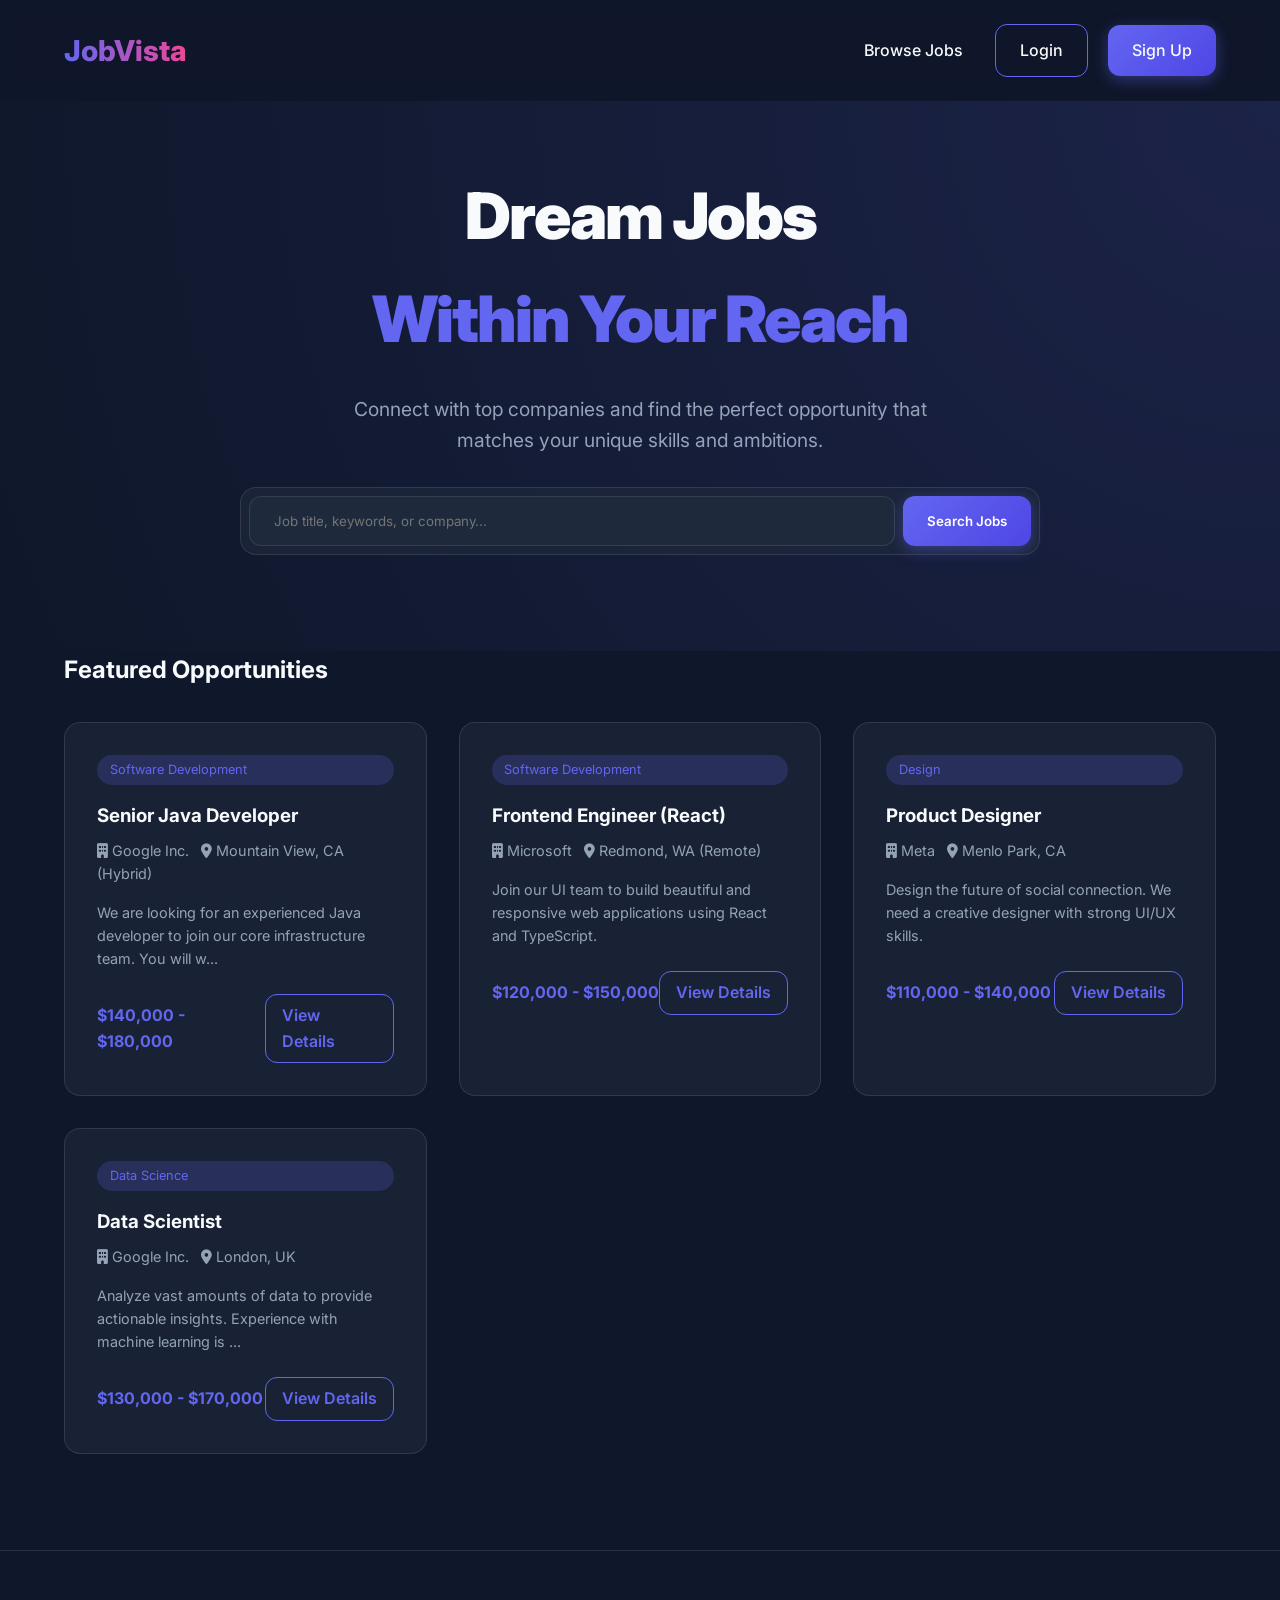
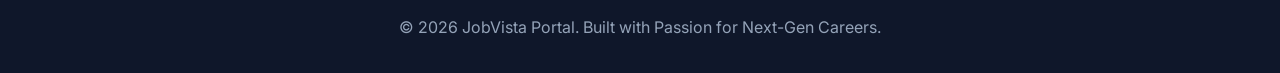
<file: docs/index.html>
<!DOCTYPE html>
<html>
<head>
    <meta charset="UTF-8">
    <meta name="viewport" content="width=device-width, initial-scale=1.0">
    <title>JobVista - Modern Job Portal</title>
    <link rel="stylesheet" href="css/style.css">
    <link href="https://fonts.googleapis.com/css2?family=Inter:wght@400;500;600;700;800;900&display=swap" rel="stylesheet">
    <link rel="stylesheet" href="https://cdnjs.cloudflare.com/ajax/libs/font-awesome/6.4.0/css/all.min.css">
</head>
<body>
    <nav>
        <a href="#" class="logo">JobVista</a>
        <div class="nav-links">
            <a href="#">Browse Jobs</a>
            
            <!-- Student Links -->
            
            
            <!-- Employer Links -->
            

            <!-- Auth Links -->
            <div>
                <a href="#" class="btn btn-outline" style="margin-right: 1rem;">Login</a>
                <a href="#" class="btn btn-primary">Sign Up</a>
            </div>
            
            
        </div>
    </nav>

    <header class="hero">
        <h1>Dream Jobs <br><span style="color: var(--primary-color)">Within Your Reach</span></h1>
        <p>Connect with top companies and find the perfect opportunity that matches your unique skills and ambitions.</p>
        
        <form action="/" method="get" class="search-container glass">
            <input type="text" name="query" placeholder="Job title, keywords, or company..." value="">
            <button type="submit" class="btn btn-primary">Search Jobs</button>
        </form>
    </header>

    <main>
        <div style="display: flex; justify-content: space-between; align-items: center; padding: 0 5%;">
            <h2>Featured Opportunities</h2>
            
        </div>

        <div class="job-grid">
            <div class="job-card glass">
                <div class="badge">Software Development</div>
                <h3 style="margin-top: 1rem;">Senior Java Developer</h3>
                <p class="meta">
                    <i class="fas fa-building"></i> <span>Google Inc.</span> &nbsp;
                    <i class="fas fa-map-marker-alt"></i> <span>Mountain View, CA (Hybrid)</span>
                </p>
                <div style="margin-bottom: 1.5rem;">
                    <p style="font-size: 0.9rem; color: var(--text-muted)">We are looking for an experienced Java developer to join our core infrastructure team. You will w...</p>
                </div>
                <div style="display: flex; justify-content: space-between; align-items: center;">
                    <span style="font-weight: 700; color: var(--primary-color)">$140,000 - $180,000</span>
                    <a href="/job/1" class="btn btn-outline" style="padding: 0.5rem 1rem;">View Details</a>
                </div>
            </div>
            <div class="job-card glass">
                <div class="badge">Software Development</div>
                <h3 style="margin-top: 1rem;">Frontend Engineer (React)</h3>
                <p class="meta">
                    <i class="fas fa-building"></i> <span>Microsoft</span> &nbsp;
                    <i class="fas fa-map-marker-alt"></i> <span>Redmond, WA (Remote)</span>
                </p>
                <div style="margin-bottom: 1.5rem;">
                    <p style="font-size: 0.9rem; color: var(--text-muted)">Join our UI team to build beautiful and responsive web applications using React and TypeScript.</p>
                </div>
                <div style="display: flex; justify-content: space-between; align-items: center;">
                    <span style="font-weight: 700; color: var(--primary-color)">$120,000 - $150,000</span>
                    <a href="/job/2" class="btn btn-outline" style="padding: 0.5rem 1rem;">View Details</a>
                </div>
            </div>
            <div class="job-card glass">
                <div class="badge">Design</div>
                <h3 style="margin-top: 1rem;">Product Designer</h3>
                <p class="meta">
                    <i class="fas fa-building"></i> <span>Meta</span> &nbsp;
                    <i class="fas fa-map-marker-alt"></i> <span>Menlo Park, CA</span>
                </p>
                <div style="margin-bottom: 1.5rem;">
                    <p style="font-size: 0.9rem; color: var(--text-muted)">Design the future of social connection. We need a creative designer with strong UI/UX skills.</p>
                </div>
                <div style="display: flex; justify-content: space-between; align-items: center;">
                    <span style="font-weight: 700; color: var(--primary-color)">$110,000 - $140,000</span>
                    <a href="/job/3" class="btn btn-outline" style="padding: 0.5rem 1rem;">View Details</a>
                </div>
            </div>
            <div class="job-card glass">
                <div class="badge">Data Science</div>
                <h3 style="margin-top: 1rem;">Data Scientist</h3>
                <p class="meta">
                    <i class="fas fa-building"></i> <span>Google Inc.</span> &nbsp;
                    <i class="fas fa-map-marker-alt"></i> <span>London, UK</span>
                </p>
                <div style="margin-bottom: 1.5rem;">
                    <p style="font-size: 0.9rem; color: var(--text-muted)">Analyze vast amounts of data to provide actionable insights. Experience with machine learning is ...</p>
                </div>
                <div style="display: flex; justify-content: space-between; align-items: center;">
                    <span style="font-weight: 700; color: var(--primary-color)">$130,000 - $170,000</span>
                    <a href="/job/4" class="btn btn-outline" style="padding: 0.5rem 1rem;">View Details</a>
                </div>
            </div>
        </div>
        
        
    </main>

    <footer>
        <div class="footer-content">
            <p>&copy; 2026 JobVista Portal. Built with Passion for Next-Gen Careers.</p>
        </div>
    </footer>
</body>
</html>
</file>
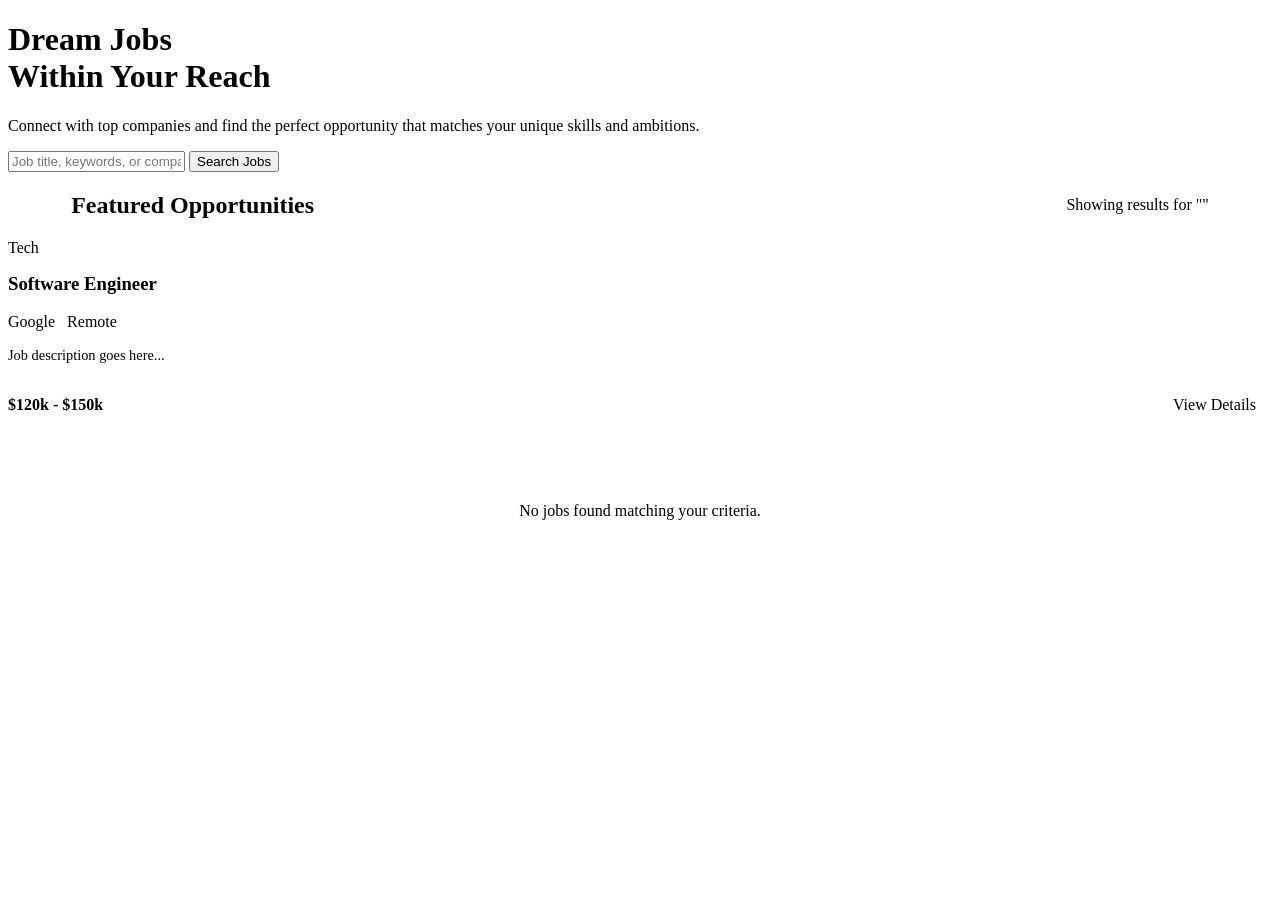
<file: src/main/resources/templates/index.html>
<!DOCTYPE html>
<html xmlns:th="http://www.thymeleaf.org">
<head th:replace="~{fragments/layout :: head}"></head>
<body>
    <nav th:replace="~{fragments/layout :: navbar}"></nav>

    <header class="hero">
        <h1>Dream Jobs <br><span style="color: var(--primary-color)">Within Your Reach</span></h1>
        <p>Connect with top companies and find the perfect opportunity that matches your unique skills and ambitions.</p>
        
        <form th:action="@{/}" method="get" class="search-container glass">
            <input type="text" name="query" placeholder="Job title, keywords, or company..." th:value="${param.query}">
            <button type="submit" class="btn btn-primary">Search Jobs</button>
        </form>
    </header>

    <main>
        <div style="display: flex; justify-content: space-between; align-items: center; padding: 0 5%;">
            <h2>Featured Opportunities</h2>
            <div th:if="${param.query}" style="color: var(--text-muted)">
                Showing results for "<span th:text="${param.query}" style="color: white"></span>"
            </div>
        </div>

        <div class="job-grid">
            <div th:each="job : ${jobs}" class="job-card glass">
                <div class="badge" th:text="${job.category}">Tech</div>
                <h3 th:text="${job.title}" style="margin-top: 1rem;">Software Engineer</h3>
                <p class="meta">
                    <i class="fas fa-building"></i> <span th:text="${job.employer.name}">Google</span> &nbsp;
                    <i class="fas fa-map-marker-alt"></i> <span th:text="${job.location}">Remote</span>
                </p>
                <div style="margin-bottom: 1.5rem;">
                    <p style="font-size: 0.9rem; color: var(--text-muted)" th:text="${#strings.abbreviate(job.description, 100)}">Job description goes here...</p>
                </div>
                <div style="display: flex; justify-content: space-between; align-items: center;">
                    <span style="font-weight: 700; color: var(--primary-color)" th:text="${job.salary}">$120k - $150k</span>
                    <a th:href="@{/job/{id}(id=${job.id})}" class="btn btn-outline" style="padding: 0.5rem 1rem;">View Details</a>
                </div>
            </div>
        </div>
        
        <div th:if="${jobs.empty}" style="text-align: center; padding: 4rem;">
            <i class="fas fa-search" style="font-size: 3rem; color: var(--text-muted); margin-bottom: 1rem;"></i>
            <p>No jobs found matching your criteria.</p>
        </div>
    </main>

    <footer th:replace="~{fragments/layout :: footer}"></footer>
</body>
</html>
</file>
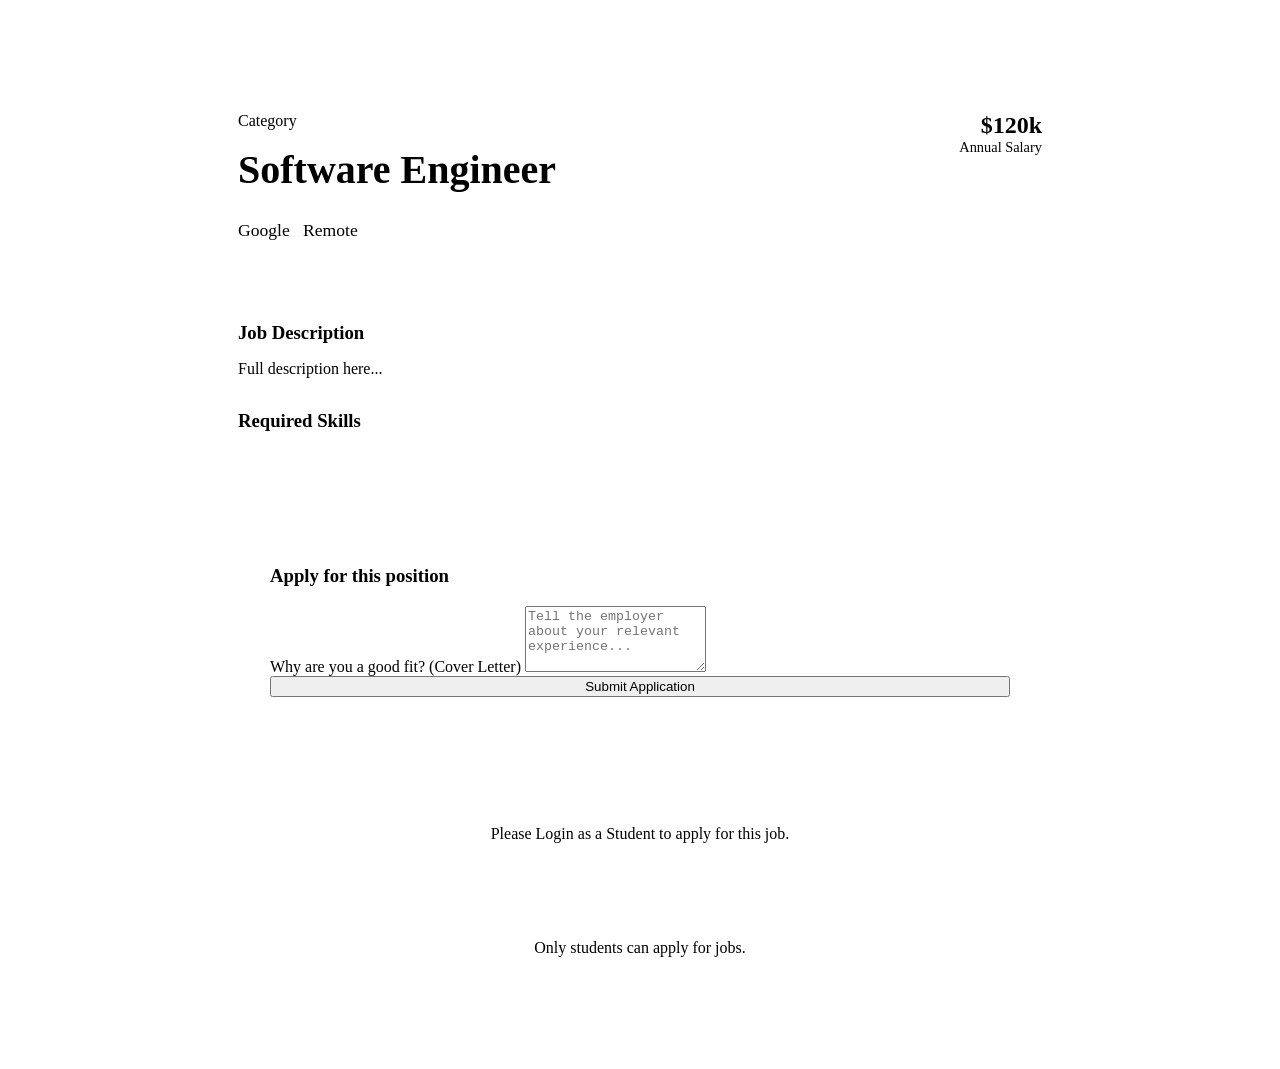
<file: src/main/resources/templates/job-detail.html>
<!DOCTYPE html>
<html xmlns:th="http://www.thymeleaf.org" xmlns:sec="http://www.thymeleaf.org/extras/spring-security">
<head th:replace="~{fragments/layout :: head}"></head>
<body>
    <nav th:replace="~{fragments/layout :: navbar}"></nav>

    <main style="max-width: 900px; margin: 4rem auto; padding: 0 2rem;">
        <div class="glass" style="padding: 3rem;">
            <div style="display: flex; justify-content: space-between; align-items: flex-start; margin-bottom: 2rem;">
                <div>
                    <div class="badge" th:text="${job.category}">Category</div>
                    <h1 th:text="${job.title}" style="margin-top: 1rem; font-size: 2.5rem;">Software Engineer</h1>
                    <p class="meta" style="font-size: 1.1rem; margin-top: 0.5rem;">
                        <i class="fas fa-building"></i> <span th:text="${job.employer.name}">Google</span> &nbsp;
                        <i class="fas fa-map-marker-alt"></i> <span th:text="${job.location}">Remote</span>
                    </p>
                </div>
                <div style="text-align: right;">
                    <div style="font-size: 1.5rem; font-weight: 800; color: var(--primary-color)" th:text="${job.salary}">$120k</div>
                    <div style="color: var(--text-muted); font-size: 0.9rem;">Annual Salary</div>
                </div>
            </div>

            <hr style="border: 0; border-top: 1px solid var(--glass-border); margin: 2rem 0;">

            <div style="margin-bottom: 2rem;">
                <h3 style="margin-bottom: 1rem;">Job Description</h3>
                <p th:text="${job.description}" style="white-space: pre-line;">Full description here...</p>
            </div>

            <div style="margin-bottom: 2rem;">
                <h3 style="margin-bottom: 1rem;">Required Skills</h3>
                <div style="display: flex; gap: 0.5rem; flex-wrap: wrap;">
                    <span th:each="skill : ${#strings.arraySplit(job.requiredSkills, ',')}" 
                          class="badge" style="background: rgba(255,255,255,0.05); color: white;" 
                          th:text="${skill.trim()}">Java</span>
                </div>
            </div>

            <div sec:authorize="hasRole('STUDENT')" style="margin-top: 3rem; background: var(--bg-dark); padding: 2rem; border-radius: 12px;">
                <h3>Apply for this position</h3>
                <form th:action="@{/student/apply/{id}(id=${job.id})}" method="post" style="margin-top: 1rem;">
                    <div class="form-group">
                        <label>Why are you a good fit? (Cover Letter)</label>
                        <textarea name="coverLetter" rows="4" required placeholder="Tell the employer about your relevant experience..."></textarea>
                    </div>
                    <button type="submit" class="btn btn-primary" style="width: 100%;">Submit Application</button>
                </form>
            </div>

            <div sec:authorize="isAnonymous()" style="margin-top: 3rem; text-align: center; padding: 2rem; border: 1px dashed var(--glass-border); border-radius: 12px;">
                <p>Please <a th:href="@{/login}" style="color: var(--primary-color)">Login</a> as a Student to apply for this job.</p>
            </div>
            
            <div sec:authorize="hasAnyRole('EMPLOYER', 'ADMIN')" style="margin-top: 3rem; text-align: center; color: var(--text-muted)">
                Only students can apply for jobs.
            </div>
        </div>
    </main>

    <footer th:replace="~{fragments/layout :: footer}"></footer>
</body>
</html>
</file>
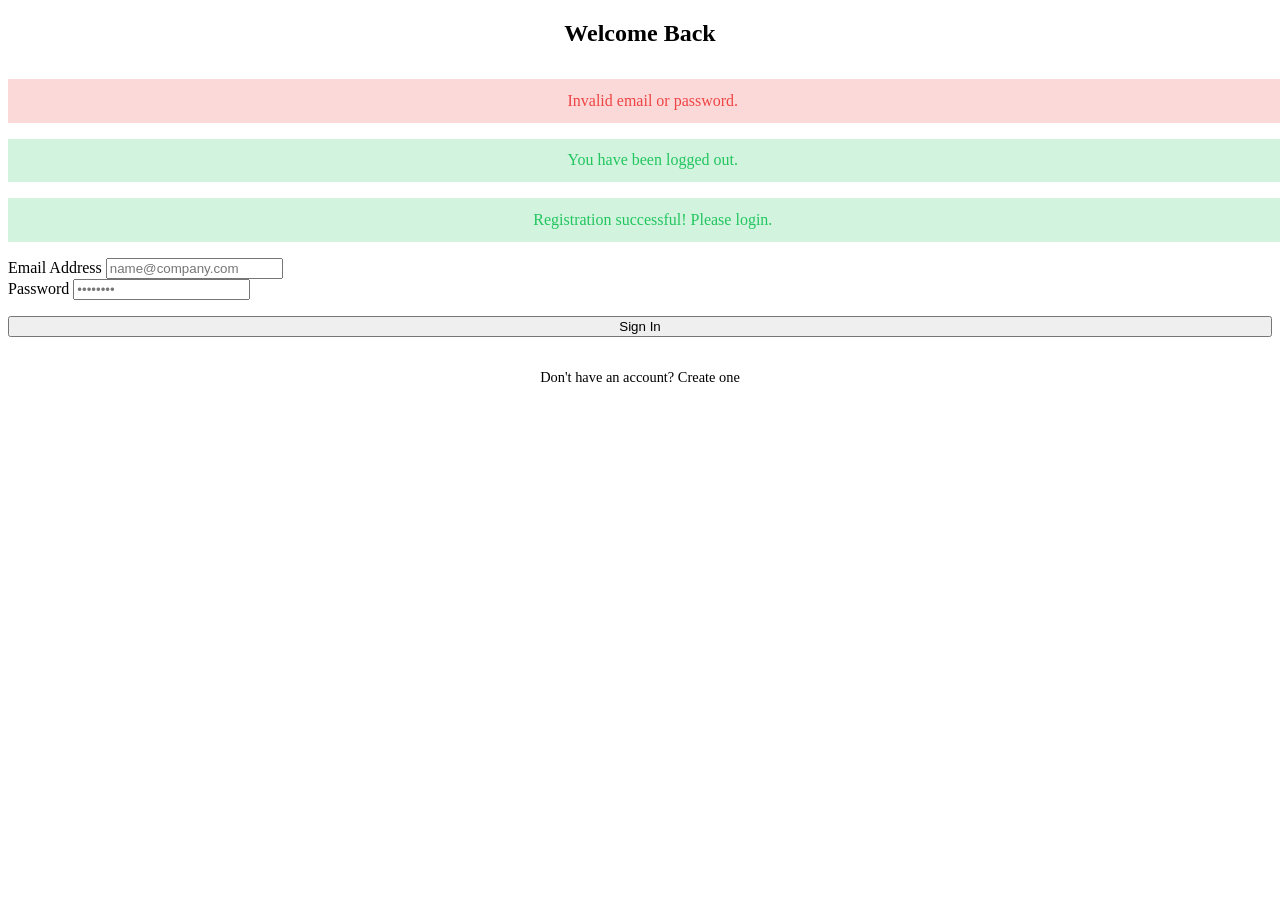
<file: src/main/resources/templates/login.html>
<!DOCTYPE html>
<html xmlns:th="http://www.thymeleaf.org">
<head th:replace="~{fragments/layout :: head}"></head>
<body>
    <nav th:replace="~{fragments/layout :: navbar}"></nav>

    <div class="auth-container glass">
        <h2 style="text-align: center; margin-bottom: 2rem;">Welcome Back</h2>
        
        <div th:if="${param.error}" class="badge" style="background: rgba(239, 68, 68, 0.2); color: #ef4444; width: 100%; text-align: center; margin-bottom: 1rem; padding: 0.8rem;">
            Invalid email or password.
        </div>
        <div th:if="${param.logout}" class="badge" style="background: rgba(34, 197, 94, 0.2); color: #22c55e; width: 100%; text-align: center; margin-bottom: 1rem; padding: 0.8rem;">
            You have been logged out.
        </div>
        <div th:if="${param.registered}" class="badge" style="background: rgba(34, 197, 94, 0.2); color: #22c55e; width: 100%; text-align: center; margin-bottom: 1rem; padding: 0.8rem;">
            Registration successful! Please login.
        </div>

        <form th:action="@{/login}" method="post">
            <div class="form-group">
                <label>Email Address</label>
                <input type="email" name="username" required placeholder="name@company.com">
            </div>
            <div class="form-group">
                <label>Password</label>
                <input type="password" name="password" required placeholder="••••••••">
            </div>
            <button type="submit" class="btn btn-primary" style="width: 100%; margin-top: 1rem;">Sign In</button>
        </form>

        <p style="text-align: center; margin-top: 2rem; color: var(--text-muted); font-size: 0.9rem;">
            Don't have an account? <a th:href="@{/register}" style="color: var(--primary-color)">Create one</a>
        </p>
    </div>

    <footer th:replace="~{fragments/layout :: footer}"></footer>
</body>
</html>
</file>
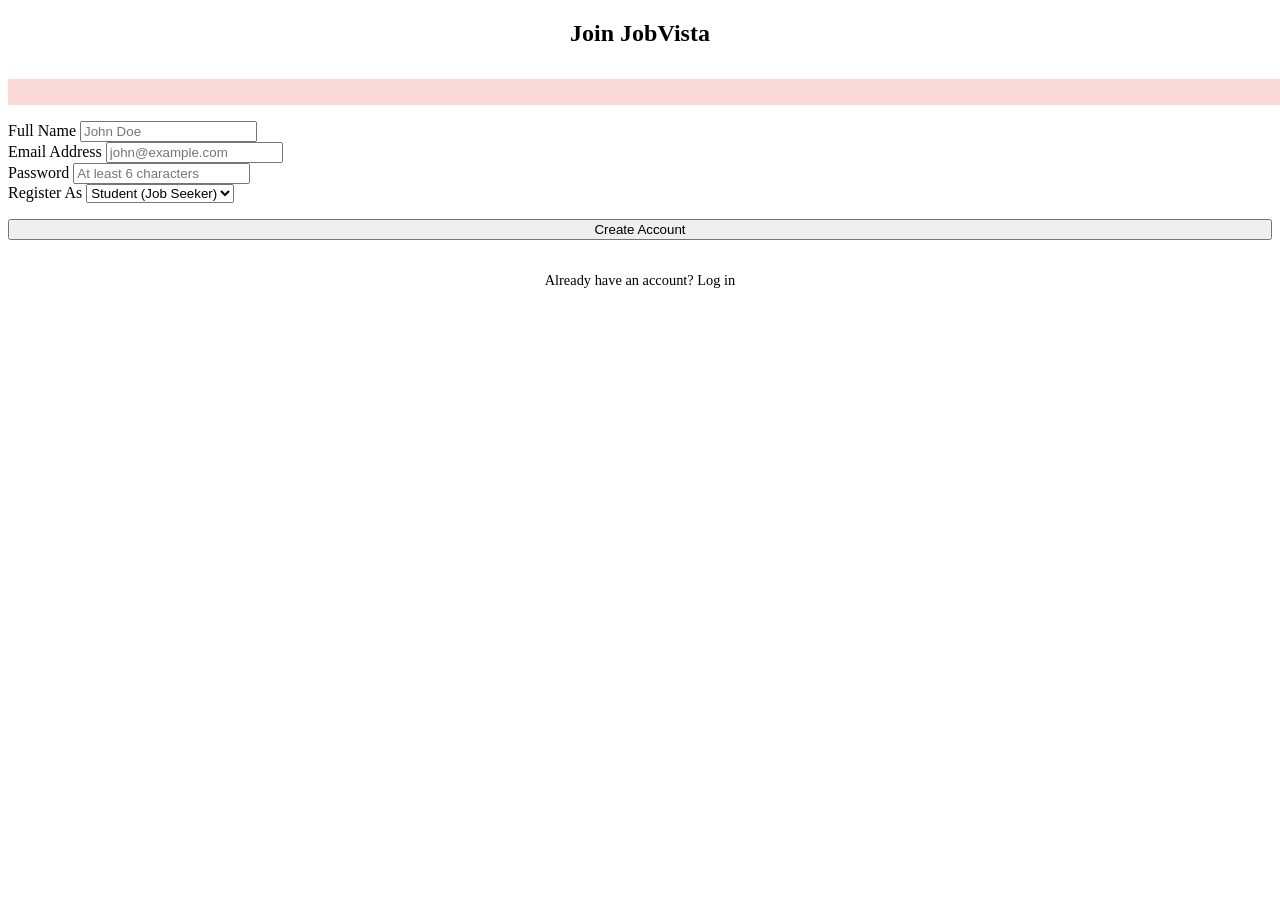
<file: src/main/resources/templates/register.html>
<!DOCTYPE html>
<html xmlns:th="http://www.thymeleaf.org">
<head th:replace="~{fragments/layout :: head}"></head>
<body>
    <nav th:replace="~{fragments/layout :: navbar}"></nav>

    <div class="auth-container glass">
        <h2 style="text-align: center; margin-bottom: 2rem;">Join JobVista</h2>
        
        <div th:if="${error}" class="badge" style="background: rgba(239, 68, 68, 0.2); color: #ef4444; width: 100%; text-align: center; margin-bottom: 1rem; padding: 0.8rem;" th:text="${error}">
        </div>

        <form th:action="@{/register}" method="post">
            <div class="form-group">
                <label>Full Name</label>
                <input type="text" name="name" required placeholder="John Doe">
            </div>
            <div class="form-group">
                <label>Email Address</label>
                <input type="email" name="email" required placeholder="john@example.com">
            </div>
            <div class="form-group">
                <label>Password</label>
                <input type="password" name="password" required minlength="6" placeholder="At least 6 characters">
            </div>
            <div class="form-group">
                <label>Register As</label>
                <select name="role" required>
                    <option value="ROLE_STUDENT">Student (Job Seeker)</option>
                    <option value="ROLE_EMPLOYER">Employer (Recruiter)</option>
                </select>
            </div>
            <button type="submit" class="btn btn-primary" style="width: 100%; margin-top: 1rem;">Create Account</button>
        </form>

        <p style="text-align: center; margin-top: 2rem; color: var(--text-muted); font-size: 0.9rem;">
            Already have an account? <a th:href="@{/login}" style="color: var(--primary-color)">Log in</a>
        </p>
    </div>

    <footer th:replace="~{fragments/layout :: footer}"></footer>
</body>
</html>
</file>
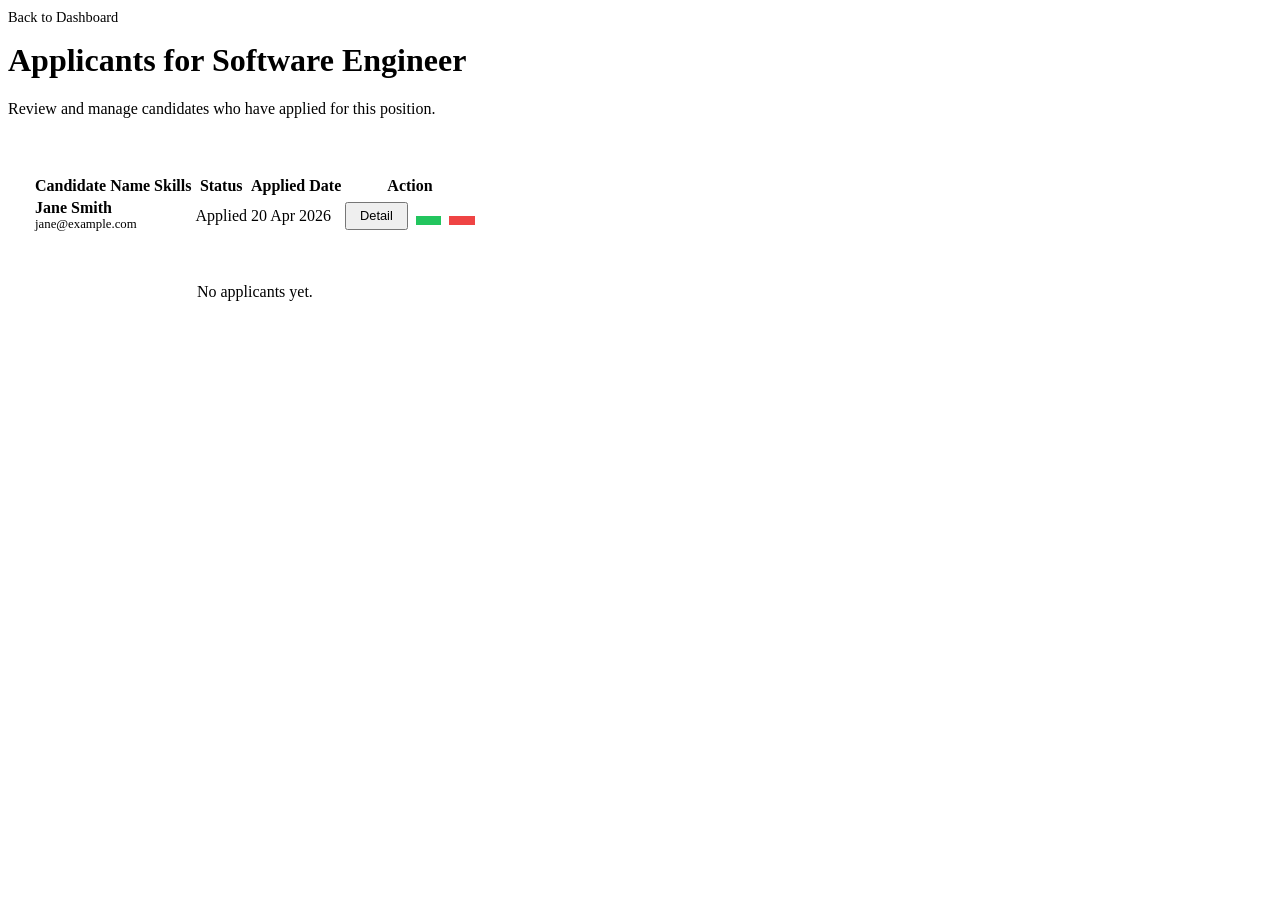
<file: src/main/resources/templates/employer/applicants.html>
<!DOCTYPE html>
<html xmlns:th="http://www.thymeleaf.org">
<head th:replace="~{fragments/layout :: head}"></head>
<body>
    <nav th:replace="~{fragments/layout :: navbar}"></nav>

    <div class="dashboard-container">
        <header style="margin-bottom: 2rem;">
            <a th:href="@{/employer/dashboard}" style="color: var(--primary-color); text-decoration: none; font-size: 0.9rem;"><i class="fas fa-arrow-left"></i> Back to Dashboard</a>
            <h1 style="margin-top: 1rem;">Applicants for <span th:text="${job.title}" style="color: var(--primary-color)">Software Engineer</span></h1>
            <p style="color: var(--text-muted)">Review and manage candidates who have applied for this position.</p>
        </header>

        <div class="table-container glass" style="padding: 1.5rem;">
            <table id="applicantsTable">
                <thead>
                    <tr>
                        <th>Candidate Name</th>
                        <th>Skills</th>
                        <th>Status</th>
                        <th>Applied Date</th>
                        <th>Action</th>
                    </tr>
                </thead>
                <tbody>
                    <tr th:each="app : ${applications}">
                        <td>
                            <div style="font-weight: 600;" th:text="${app.student.name}">Jane Smith</div>
                            <div style="font-size: 0.8rem; color: var(--text-muted)" th:text="${app.student.email}">jane@example.com</div>
                        </td>
                        <td>
                            <div style="max-width: 250px; overflow: hidden; text-overflow: ellipsis; white-space: nowrap;">
                                <span th:each="skill : ${#strings.arraySplit(app.student.skills, ',')}" 
                                      class="badge" style="background: rgba(255,255,255,0.05); font-size: 0.7rem; color: white; margin-right: 2px;" 
                                      th:text="${skill.trim()}">Java</span>
                            </div>
                        </td>
                        <td>
                            <span th:class="'badge ' + ${app.status.toLowerCase()}" 
                                  th:text="${app.status}"
                                  th:style="${app.status == 'SHORTLISTED' ? 'background: #22c55e33; color: #22c55e;' : (app.status == 'REJECTED' ? 'background: #ef444433; color: #ef4444;' : 'background: #6366f133; color: #6366f1;')}">
                                Applied
                            </span>
                        </td>
                        <td th:text="${#temporals.format(app.appliedDate, 'dd MMM yyyy')}">20 Apr 2026</td>
                        <td>
                            <div style="display: flex; gap: 0.5rem; align-items: center;">
                                <button class="btn btn-outline" style="padding: 0.3rem 0.8rem; font-size: 0.8rem;" 
                                        th:onclick="alert('Cover Letter: ' + [[${app.coverLetter}]])">Detail</button>
                                
                                <form th:if="${app.status == 'APPLIED'}" th:action="@{/employer/application/{id}/status(id=${app.id})}" method="post" style="display: inline;">
                                    <input type="hidden" name="status" value="SHORTLISTED">
                                    <button type="submit" class="btn btn-primary" style="padding: 0.3rem 0.8rem; font-size: 0.8rem; background: #22c55e; border: none;"><i class="fas fa-check"></i></button>
                                </form>
                                <form th:if="${app.status == 'APPLIED'}" th:action="@{/employer/application/{id}/status(id=${app.id})}" method="post" style="display: inline;">
                                    <input type="hidden" name="status" value="REJECTED">
                                    <button type="submit" class="btn btn-primary" style="padding: 0.3rem 0.8rem; font-size: 0.8rem; background: #ef4444; border: none;"><i class="fas fa-times"></i></button>
                                </form>
                            </div>
                        </td>
                    </tr>
                    <tr th:if="${applications.empty}">
                        <td colspan="5" style="text-align: center; padding: 3rem; color: var(--text-muted)">No applicants yet.</td>
                    </tr>
                </tbody>
            </table>
        </div>
    </div>

    <footer th:replace="~{fragments/layout :: footer}"></footer>
</body>
</html>
</file>
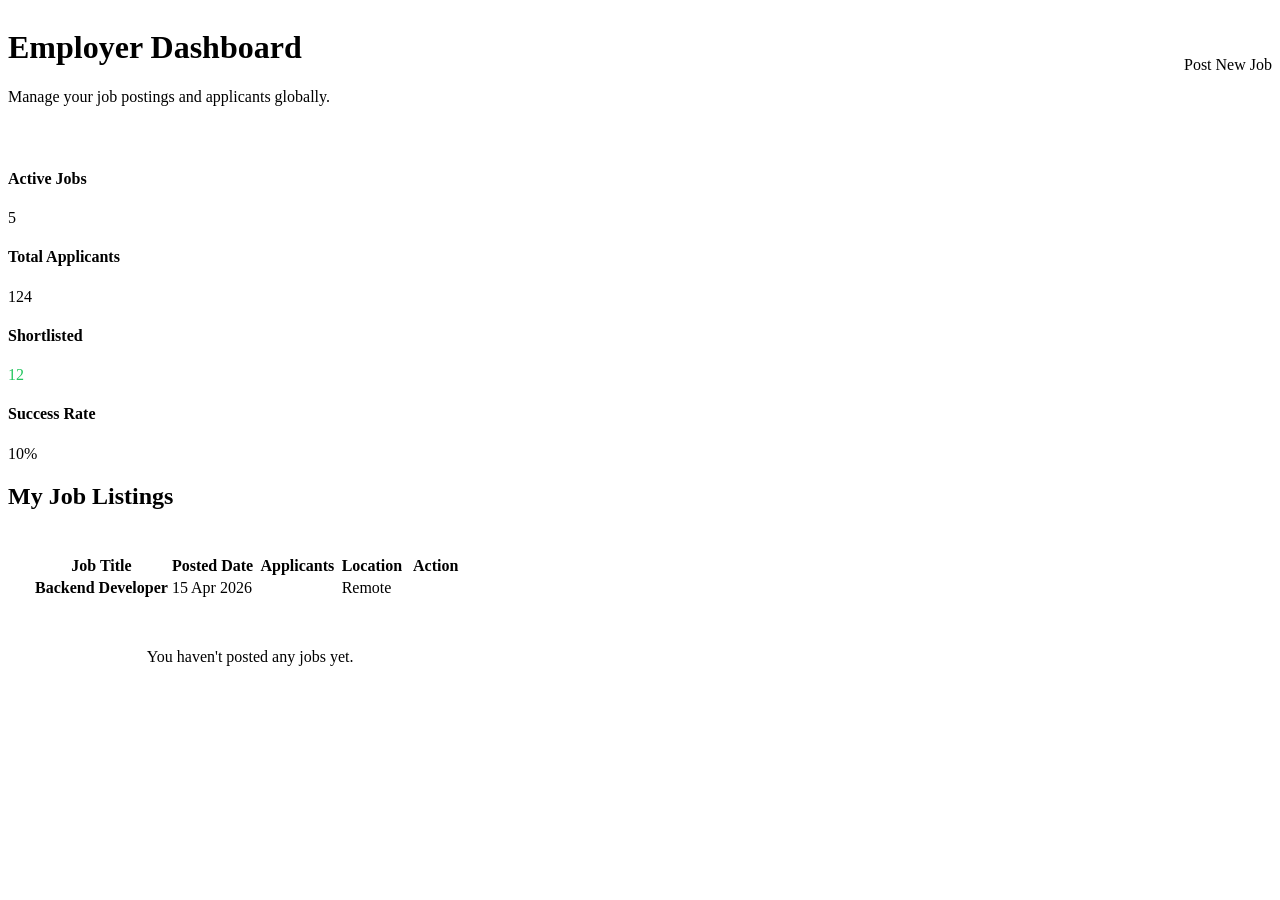
<file: src/main/resources/templates/employer/dashboard.html>
<!DOCTYPE html>
<html xmlns:th="http://www.thymeleaf.org">
<head th:replace="~{fragments/layout :: head}"></head>
<body>
    <nav th:replace="~{fragments/layout :: navbar}"></nav>

    <div class="dashboard-container">
        <header style="margin-bottom: 3rem; display: flex; justify-content: space-between; align-items: center;">
            <div>
                <h1>Employer Dashboard</h1>
                <p style="color: var(--text-muted)">Manage your job postings and applicants globally.</p>
            </div>
            <a th:href="@{/employer/job/post}" class="btn btn-primary"><i class="fas fa-plus"></i> Post New Job</a>
        </header>

        <section class="stats-grid">
            <div class="stat-card glass">
                <h4>Active Jobs</h4>
                <div class="value" th:text="${totalJobs}">5</div>
            </div>
            <div class="stat-card glass">
                <h4>Total Applicants</h4>
                <div class="value" th:text="${totalApplicants}">124</div>
            </div>
            <div class="stat-card glass">
                <h4>Shortlisted</h4>
                <div class="value" style="color: #22c55e" th:text="${shortlistedCount}">12</div>
            </div>
            <div class="stat-card glass">
                <h4>Success Rate</h4>
                <div class="value" th:text="${totalApplicants > 0 ? (shortlistedCount * 100 / totalApplicants) + '%' : '0%'}">10%</div>
            </div>
        </section>

        <section>
            <h2>My Job Listings</h2>
            <div class="table-container glass" style="padding: 1.5rem;">
                <table>
                    <thead>
                        <tr>
                            <th>Job Title</th>
                            <th>Posted Date</th>
                            <th>Applicants</th>
                            <th>Location</th>
                            <th>Action</th>
                        </tr>
                    </thead>
                    <tbody>
                        <tr th:each="job : ${jobs}">
                            <td th:text="${job.title}" style="font-weight: 600;">Backend Developer</td>
                            <td th:text="${#temporals.format(job.postedDate, 'dd MMM yyyy')}">15 Apr 2026</td>
                            <td>
                                <a th:href="@{/employer/job/{id}/applicants(id=${job.id})}" class="badge" 
                                   style="background: var(--primary-color); color: white; text-decoration: none;">
                                   <span th:text="${job.applications.size()}">0</span> Applicants
                                </a>
                            </td>
                            <td th:text="${job.location}">Remote</td>
                            <td>
                                <div style="display: flex; gap: 0.5rem;">
                                    <a th:href="@{/employer/job/edit/{id}(id=${job.id})}" class="btn btn-outline" style="padding: 0.3rem 0.8rem; font-size: 0.8rem;"><i class="fas fa-edit"></i></a>
                                    <a th:href="@{/employer/job/delete/{id}(id=${job.id})}" class="btn btn-outline" style="padding: 0.3rem 0.8rem; font-size: 0.8rem; border-color: #ef4444; color: #ef4444;" onclick="return confirm('Are you sure?')"><i class="fas fa-trash"></i></a>
                                </div>
                            </td>
                        </tr>
                        <tr th:if="${jobs.empty}">
                            <td colspan="5" style="text-align: center; padding: 3rem; color: var(--text-muted)">You haven't posted any jobs yet.</td>
                        </tr>
                    </tbody>
                </table>
            </div>
        </section>
    </div>

    <footer th:replace="~{fragments/layout :: footer}"></footer>
</body>
</html>
</file>
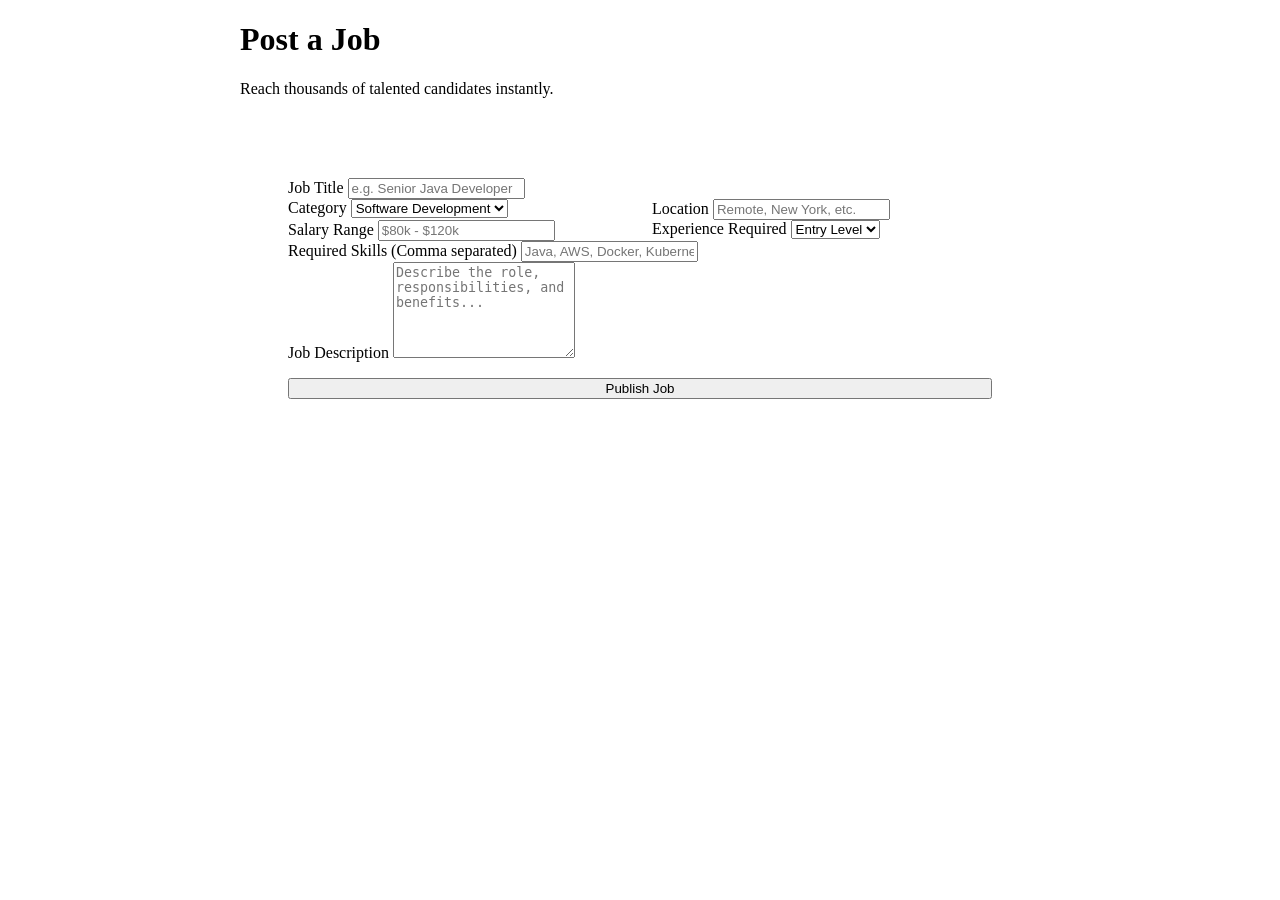
<file: src/main/resources/templates/employer/post-job.html>
<!DOCTYPE html>
<html xmlns:th="http://www.thymeleaf.org">
<head th:replace="~{fragments/layout :: head}"></head>
<body>
    <nav th:replace="~{fragments/layout :: navbar}"></nav>

    <div class="dashboard-container" style="max-width: 800px; margin: 0 auto;">
        <header style="margin-bottom: 2rem;">
            <h1 th:text="${job.id == null ? 'Post a New Job' : 'Edit Job Listing'}">Post a Job</h1>
            <p style="color: var(--text-muted)">Reach thousands of talented candidates instantly.</p>
        </header>

        <form th:action="${job.id == null ? '/employer/job/post' : '/employer/job/edit/' + job.id}" th:object="${job}" method="post" class="glass" style="padding: 3rem;">
            <div class="form-group">
                <label>Job Title</label>
                <input type="text" th:field="*{title}" required placeholder="e.g. Senior Java Developer">
            </div>

            <div style="display: grid; grid-template-columns: 1fr 1fr; gap: 1.5rem;">
                <div class="form-group">
                    <label>Category</label>
                    <select th:field="*{category}" required>
                        <option value="Software Development">Software Development</option>
                        <option value="Design">Design</option>
                        <option value="Marketing">Marketing</option>
                        <option value="Sales">Sales</option>
                        <option value="Product Management">Product Management</option>
                    </select>
                </div>
                <div class="form-group">
                    <label>Location</label>
                    <input type="text" th:field="*{location}" required placeholder="Remote, New York, etc.">
                </div>
            </div>

            <div style="display: grid; grid-template-columns: 1fr 1fr; gap: 1.5rem;">
                <div class="form-group">
                    <label>Salary Range</label>
                    <input type="text" th:field="*{salary}" required placeholder="$80k - $120k">
                </div>
                <div class="form-group">
                    <label>Experience Required</label>
                    <select th:field="*{experienceRequired}">
                        <option value="Entry Level">Entry Level</option>
                        <option value="1-3 Years">1-3 Years</option>
                        <option value="3-5 Years">3-5 Years</option>
                        <option value="5+ Years">5+ Years</option>
                    </select>
                </div>
            </div>

            <div class="form-group">
                <label>Required Skills (Comma separated)</label>
                <input type="text" th:field="*{requiredSkills}" required placeholder="Java, AWS, Docker, Kubernetes">
            </div>

            <div class="form-group">
                <label>Job Description</label>
                <textarea th:field="*{description}" rows="6" required placeholder="Describe the role, responsibilities, and benefits..."></textarea>
            </div>

            <button type="submit" class="btn btn-primary" style="width: 100%; margin-top: 1rem;">
                <span th:text="${job.id == null ? 'Publish Job Listing' : 'Update Job Listing'}">Publish Job</span>
            </button>
        </form>
    </div>

    <footer th:replace="~{fragments/layout :: footer}"></footer>
</body>
</html>
</file>
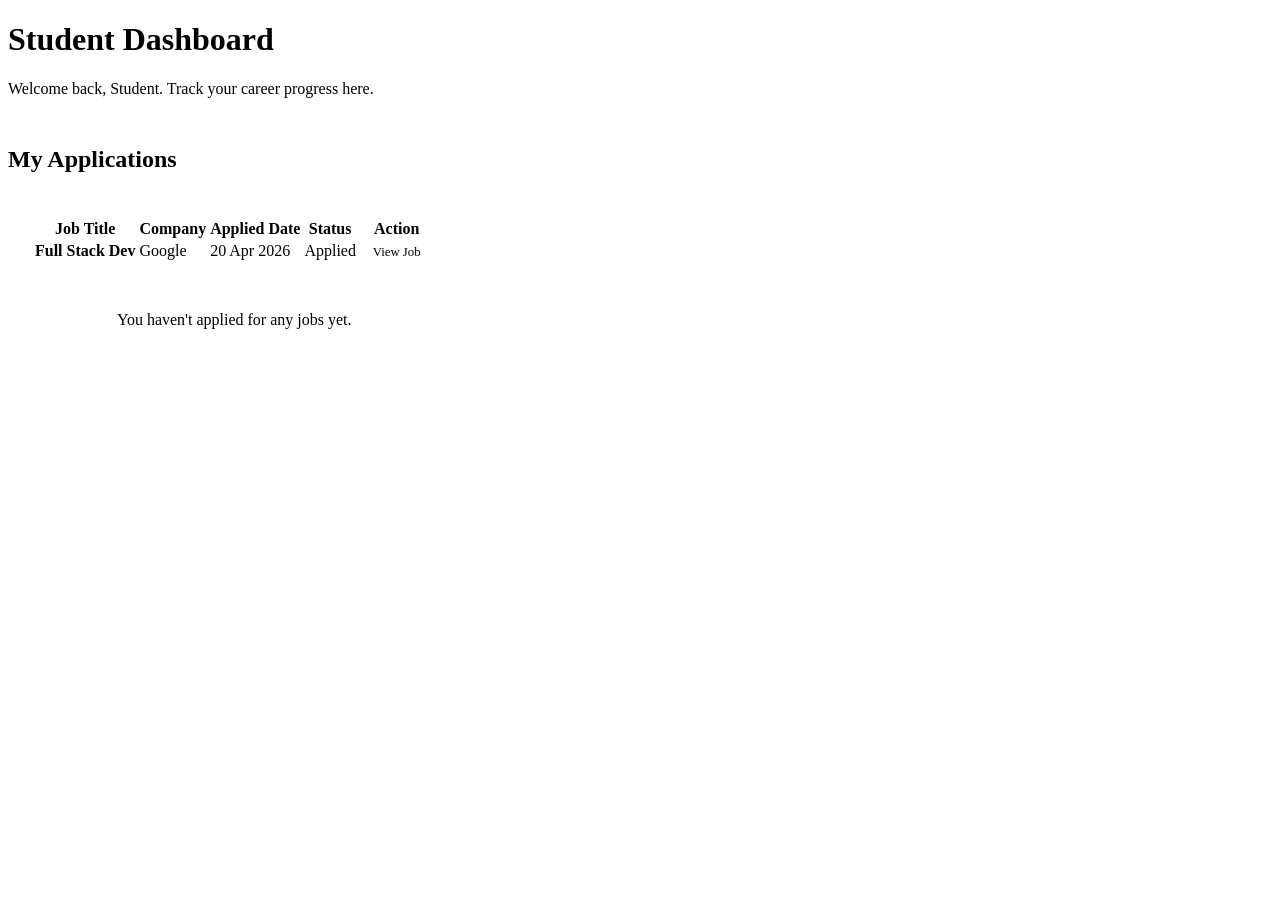
<file: src/main/resources/templates/student/dashboard.html>
<!DOCTYPE html>
<html xmlns:th="http://www.thymeleaf.org">
<head th:replace="~{fragments/layout :: head}"></head>
<body>
    <nav th:replace="~{fragments/layout :: navbar}"></nav>

    <div class="dashboard-container">
        <header style="margin-bottom: 3rem;">
            <h1>Student Dashboard</h1>
            <p style="color: var(--text-muted)">Welcome back, <span th:text="${user.name}">Student</span>. Track your career progress here.</p>
        </header>

        <section>
            <h2>My Applications</h2>
            <div class="table-container glass" style="padding: 1.5rem;">
                <table id="applicationsTable">
                    <thead>
                        <tr>
                            <th>Job Title</th>
                            <th>Company</th>
                            <th>Applied Date</th>
                            <th>Status</th>
                            <th>Action</th>
                        </tr>
                    </thead>
                    <tbody>
                        <tr th:each="app : ${applications}">
                            <td th:text="${app.job.title}" style="font-weight: 600;">Full Stack Dev</td>
                            <td th:text="${app.job.employer.name}">Google</td>
                            <td th:text="${#temporals.format(app.appliedDate, 'dd MMM yyyy')}">20 Apr 2026</td>
                            <td>
                                <span th:class="'badge ' + ${app.status.toLowerCase()}" 
                                      th:text="${app.status}"
                                      th:style="${app.status == 'SHORTLISTED' ? 'background: #22c55e33; color: #22c55e;' : (app.status == 'REJECTED' ? 'background: #ef444433; color: #ef4444;' : 'background: #6366f133; color: #6366f1;')}">
                                    Applied
                                </span>
                            </td>
                            <td>
                                <a th:href="@{/job/{id}(id=${app.job.id})}" class="btn btn-outline" style="padding: 0.3rem 0.8rem; font-size: 0.8rem;">View Job</a>
                            </td>
                        </tr>
                        <tr th:if="${applications.empty}">
                            <td colspan="5" style="text-align: center; padding: 3rem; color: var(--text-muted)">You haven't applied for any jobs yet.</td>
                        </tr>
                    </tbody>
                </table>
            </div>
        </section>
    </div>

    <footer th:replace="~{fragments/layout :: footer}"></footer>
</body>
</html>
</file>
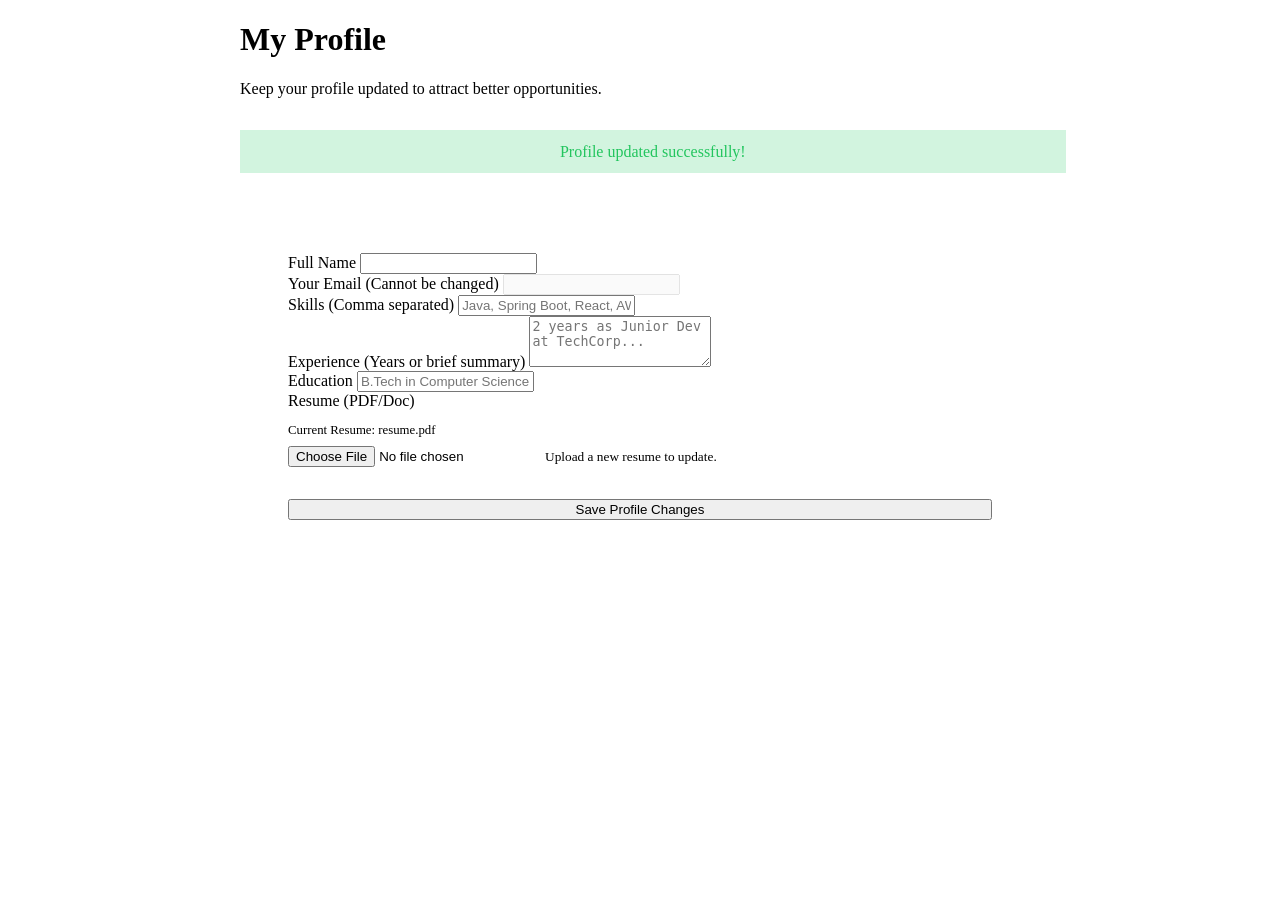
<file: src/main/resources/templates/student/profile.html>
<!DOCTYPE html>
<html xmlns:th="http://www.thymeleaf.org">
<head th:replace="~{fragments/layout :: head}"></head>
<body>
    <nav th:replace="~{fragments/layout :: navbar}"></nav>

    <div class="dashboard-container" style="max-width: 800px; margin: 0 auto;">
        <header style="margin-bottom: 2rem;">
            <h1>My Profile</h1>
            <p style="color: var(--text-muted)">Keep your profile updated to attract better opportunities.</p>
        </header>

        <div th:if="${param.success}" class="badge" style="background: rgba(34, 197, 94, 0.2); color: #22c55e; width: 100%; text-align: center; margin-bottom: 2rem; padding: 0.8rem;">
            Profile updated successfully!
        </div>

        <form th:action="@{/student/profile/update}" method="post" enctype="multipart/form-data" class="glass" style="padding: 3rem;">
            <div class="form-group">
                <label>Full Name</label>
                <input type="text" name="name" th:value="${user.name}" required>
            </div>
            
            <div class="form-group">
                <label>Your Email (Cannot be changed)</label>
                <input type="email" th:value="${user.email}" disabled style="opacity: 0.6; cursor: not-allowed;">
            </div>

            <div class="form-group">
                <label>Skills (Comma separated)</label>
                <input type="text" name="skills" th:value="${user.skills}" placeholder="Java, Spring Boot, React, AWS">
            </div>

            <div class="form-group">
                <label>Experience (Years or brief summary)</label>
                <textarea name="experience" rows="3" th:text="${user.experience}" placeholder="2 years as Junior Dev at TechCorp..."></textarea>
            </div>

            <div class="form-group">
                <label>Education</label>
                <input type="text" name="education" th:value="${user.education}" placeholder="B.Tech in Computer Science">
            </div>

            <div class="form-group">
                <label>Resume (PDF/Doc)</label>
                <p th:if="${user.resumePath}" style="font-size: 0.8rem; color: var(--primary-color); margin-bottom: 0.5rem;">
                    <i class="fas fa-file-pdf"></i> Current Resume: <span th:text="${user.resumePath}">resume.pdf</span>
                </p>
                <input type="file" name="resume" accept=".pdf,.doc,.docx">
                <small style="color: var(--text-muted)">Upload a new resume to update.</small>
            </div>

            <button type="submit" class="btn btn-primary" style="width: 100%; margin-top: 2rem;">Save Profile Changes</button>
        </form>
    </div>

    <footer th:replace="~{fragments/layout :: footer}"></footer>
</body>
</html>
</file>
<file: docs/css/style.css>
:root {
    --primary-color: #6366f1;
    --primary-hover: #4f46e5;
    --secondary-color: #ec4899;
    --bg-dark: #0f172a;
    --bg-card: #1e293b;
    --text-main: #f8fafc;
    --text-muted: #94a3b8;
    --glass-bg: rgba(30, 41, 59, 0.7);
    --glass-border: rgba(255, 255, 255, 0.1);
}

* {
    margin: 0;
    padding: 0;
    box-sizing: border-box;
    font-family: 'Inter', sans-serif;
}

body {
    background-color: var(--bg-dark);
    color: var(--text-main);
    line-height: 1.6;
    min-height: 100vh;
}

/* Glassmorphism utility */
.glass {
    background: var(--glass-bg);
    backdrop-filter: blur(12px);
    border: 1px solid var(--glass-border);
    border-radius: 16px;
}

/* Navbar */
nav {
    padding: 1.5rem 5%;
    display: flex;
    justify-content: space-between;
    align-items: center;
    position: sticky;
    top: 0;
    z-index: 1000;
    background: rgba(15, 23, 42, 0.8);
    backdrop-filter: blur(8px);
}

.logo {
    font-size: 1.8rem;
    font-weight: 800;
    background: linear-gradient(to right, var(--primary-color), var(--secondary-color));
    -webkit-background-clip: text;
    -webkit-text-fill-color: transparent;
    text-decoration: none;
}

.nav-links {
    display: flex;
    gap: 2rem;
    align-items: center;
}

.nav-links a {
    color: var(--text-main);
    text-decoration: none;
    font-weight: 500;
    transition: color 0.3s;
}

.nav-links a:hover {
    color: var(--primary-color);
}

.btn {
    padding: 0.8rem 1.5rem;
    border-radius: 12px;
    border: none;
    cursor: pointer;
    font-weight: 600;
    transition: all 0.3s;
    text-decoration: none;
    display: inline-block;
}

.btn-primary {
    background: linear-gradient(135deg, var(--primary-color), var(--primary-hover));
    color: white;
    box-shadow: 0 4px 15px rgba(99, 102, 241, 0.4);
}

.btn-primary:hover {
    transform: translateY(-2px);
    box-shadow: 0 6px 20px rgba(99, 102, 241, 0.6);
}

.btn-outline {
    background: transparent;
    border: 1px solid var(--primary-color);
    color: var(--primary-color);
}

.btn-outline:hover {
    background: var(--primary-color);
    color: white;
}

/* Hero Section */
.hero {
    padding: 4rem 5%;
    text-align: center;
    background: radial-gradient(circle at top right, rgba(99, 102, 241, 0.15), transparent);
}

.hero h1 {
    font-size: 4rem;
    margin-bottom: 1.5rem;
    font-weight: 900;
    letter-spacing: -2px;
}

.hero p {
    font-size: 1.2rem;
    color: var(--text-muted);
    max-width: 600px;
    margin: 0 auto 2rem;
}

/* Search Bar */
.search-container {
    max-width: 800px;
    margin: 2rem auto;
    padding: 0.5rem;
    display: flex;
    gap: 0.5rem;
}

.search-container input {
    flex: 1;
    background: var(--bg-card);
    border: 1px solid var(--glass-border);
    padding: 1rem 1.5rem;
    border-radius: 12px;
    color: white;
    outline: none;
}

/* Job Cards */
.job-grid {
    display: grid;
    grid-template-columns: repeat(auto-fill, minmax(300px, 1fr));
    gap: 2rem;
    padding: 2rem 5%;
}

.job-card {
    padding: 2rem;
    transition: transform 0.3s, border-color 0.3s;
}

.job-card:hover {
    transform: translateY(-10px);
    border-color: var(--primary-color);
}

.job-card h3 {
    margin-bottom: 0.5rem;
}

.job-card .meta {
    font-size: 0.9rem;
    color: var(--text-muted);
    margin-bottom: 1rem;
}

.badge {
    padding: 0.3rem 0.8rem;
    border-radius: 20px;
    font-size: 0.8rem;
    background: rgba(99, 102, 241, 0.2);
    color: var(--primary-color);
}

/* Forms */
.auth-container {
    max-width: 450px;
    margin: 4rem auto;
    padding: 3rem;
}

.form-group {
    margin-bottom: 1.5rem;
}

.form-group label {
    display: block;
    margin-bottom: 0.5rem;
    color: var(--text-muted);
}

.form-group input, .form-group textarea, .form-group select {
    width: 100%;
    padding: 0.8rem 1rem;
    background: var(--bg-dark);
    border: 1px solid var(--glass-border);
    border-radius: 8px;
    color: white;
}

/* Dashboard */
.dashboard-container {
    padding: 2rem 5%;
}

.stats-grid {
    display: grid;
    grid-template-columns: repeat(4, 1fr);
    gap: 1.5rem;
    margin-bottom: 3rem;
}

.stat-card {
    padding: 1.5rem;
    text-align: center;
}

.stat-card h4 {
    color: var(--text-muted);
}

.stat-card .value {
    font-size: 2.5rem;
    font-weight: 800;
}

/* Tables */
.table-container {
    overflow-x: auto;
    margin-top: 2rem;
}

table {
    width: 100%;
    border-collapse: collapse;
}

th {
    text-align: left;
    padding: 1rem;
    color: var(--text-muted);
    border-bottom: 1px solid var(--glass-border);
}

td {
    padding: 1rem;
    border-bottom: 1px solid var(--glass-border);
}

/* Footer */
footer {
    padding: 4rem 5% 2rem;
    border-top: 1px solid var(--glass-border);
    margin-top: 4rem;
    text-align: center;
    color: var(--text-muted);
}
</file>
